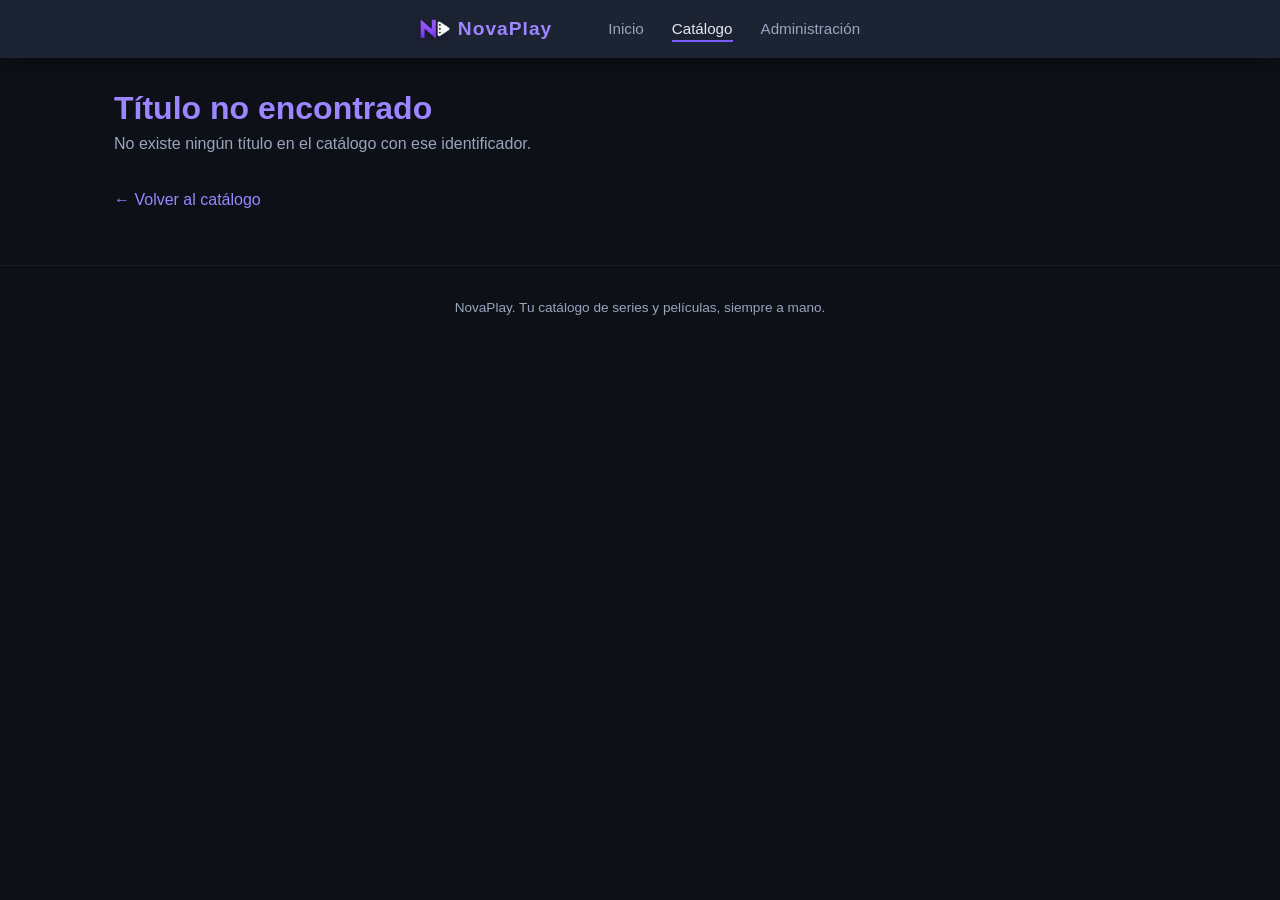
<file: Laboratorio4/Parte1/detalle.html>
<!DOCTYPE html>
<html lang="es">
<head>
<meta charset="UTF-8">
<meta name="viewport" content="width=device-width, initial-scale=1.0, maximum-scale=1.0, user-scalable=no">
<title>NovaPlay · Detalle</title>
<link rel="stylesheet" href="../../css/styles.css">
</head>
<body>

<nav class="navbar-nova">
  <a href="../../index.html" class="navbar-marca">
    <img src="../../imgs/novaplay-logo-transparente.png" alt="" class="navbar-icono">
    <span>NovaPlay</span>
  </a>
  <button type="button" class="navbar-toggle" id="btnMenu" aria-label="Abrir menú" aria-expanded="false" aria-controls="navbarEnlaces">
    <span></span>
    <span></span>
    <span></span>
  </button>
  <ul class="navbar-enlaces" id="navbarEnlaces">
    <li><a href="inicio.html">Inicio</a></li>
    <li><a href="catalogo.html" class="activo">Catálogo</a></li>
    <li><a href="admin.html">Administración</a></li>
  </ul>
</nav>

<main class="pagina" id="contenidoDetalle"></main>

<footer class="pie">
  <p>NovaPlay. Tu catálogo de series y películas, siempre a mano.</p>
</footer>

<script src="nav.js"></script>
<script src="datos.js"></script>
<script src="detalle.js"></script>
</body>
</html>
</file>
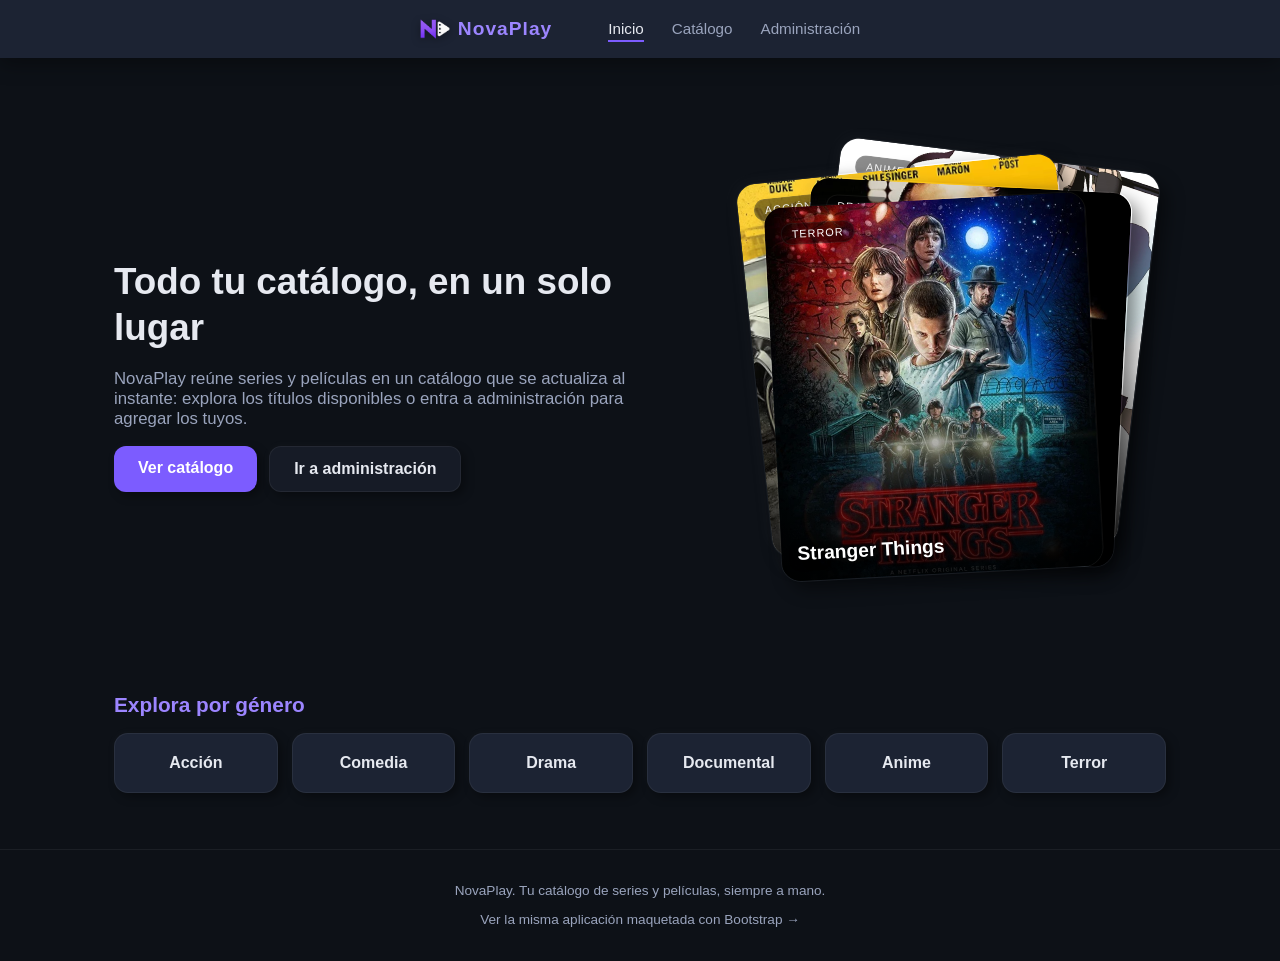
<file: Laboratorio4/Parte1/inicio.html>
<!DOCTYPE html>
<html lang="es">
<head>
<meta charset="UTF-8">
<meta name="viewport" content="width=device-width, initial-scale=1.0, maximum-scale=1.0, user-scalable=no">
<title>NovaPlay · Inicio</title>
<link rel="stylesheet" href="../../css/styles.css">
</head>
<body>

<nav class="navbar-nova">
  <a href="../../index.html" class="navbar-marca">
    <img src="../../imgs/novaplay-logo-transparente.png" alt="" class="navbar-icono">
    <span>NovaPlay</span>
  </a>
  <button type="button" class="navbar-toggle" id="btnMenu" aria-label="Abrir menú" aria-expanded="false" aria-controls="navbarEnlaces">
    <span></span>
    <span></span>
    <span></span>
  </button>
  <ul class="navbar-enlaces" id="navbarEnlaces">
    <li><a href="inicio.html" class="activo">Inicio</a></li>
    <li><a href="catalogo.html">Catálogo</a></li>
    <li><a href="admin.html">Administración</a></li>
  </ul>
</nav>

<section class="hero">
  <div class="hero-texto">
    <h1>Todo tu catálogo, en un solo lugar</h1>
    <p class="hero-descripcion">
      NovaPlay reúne series y películas en un catálogo que se actualiza al instante:
      explora los títulos disponibles o entra a administración para agregar los tuyos.
    </p>
    <div class="hero-botones">
      <a href="catalogo.html" class="boton boton-primario">Ver catálogo</a>
      <a href="admin.html" class="boton boton-secundario">Ir a administración</a>
    </div>
  </div>
  <div class="hero-imagen" aria-hidden="true">
    <div class="stack-posters">
      <article class="poster poster--stranger">
        <img src="../../imgs/posters/Stranger-Things.webp" alt="" class="poster-img">
        <span class="poster-genero">Terror</span>
        <h3>Stranger Things</h3>
      </article>
      <article class="poster poster--godfather">
        <img src="../../imgs/posters/The-Godfather.webp" alt="" class="poster-img">
        <span class="poster-genero">Drama</span>
        <h3>The Godfather</h3>
      </article>
      <article class="poster poster--spenser">
        <img src="../../imgs/posters/Spenser-Confidencial.webp" alt="" class="poster-img">
        <span class="poster-genero">Acción</span>
        <h3>Spenser Confidencial</h3>
      </article>
      <article class="poster poster--naruto">
        <img src="../../imgs/posters/Naruto.webp" alt="" class="poster-img">
        <span class="poster-genero">Anime</span>
        <h3>Naruto Shippuden</h3>
      </article>
    </div>
  </div>
</section>

<section class="franja-categorias">
  <h2>Explora por género</h2>
  <div class="categorias">
    <a href="catalogo.html" class="categoria">Acción</a>
    <a href="catalogo.html" class="categoria">Comedia</a>
    <a href="catalogo.html" class="categoria">Drama</a>
    <a href="catalogo.html" class="categoria">Documental</a>
    <a href="catalogo.html" class="categoria">Anime</a>
    <a href="catalogo.html" class="categoria">Terror</a>
  </div>
</section>

<footer class="pie">
  <p>NovaPlay. Tu catálogo de series y películas, siempre a mano.</p>
  <p><a href="../Parte2_Bootstrap/inicio.html" class="enlace-marca">Ver la misma aplicación maquetada con Bootstrap →</a></p>
</footer>

<script src="nav.js"></script>
</body>
</html>
</file>
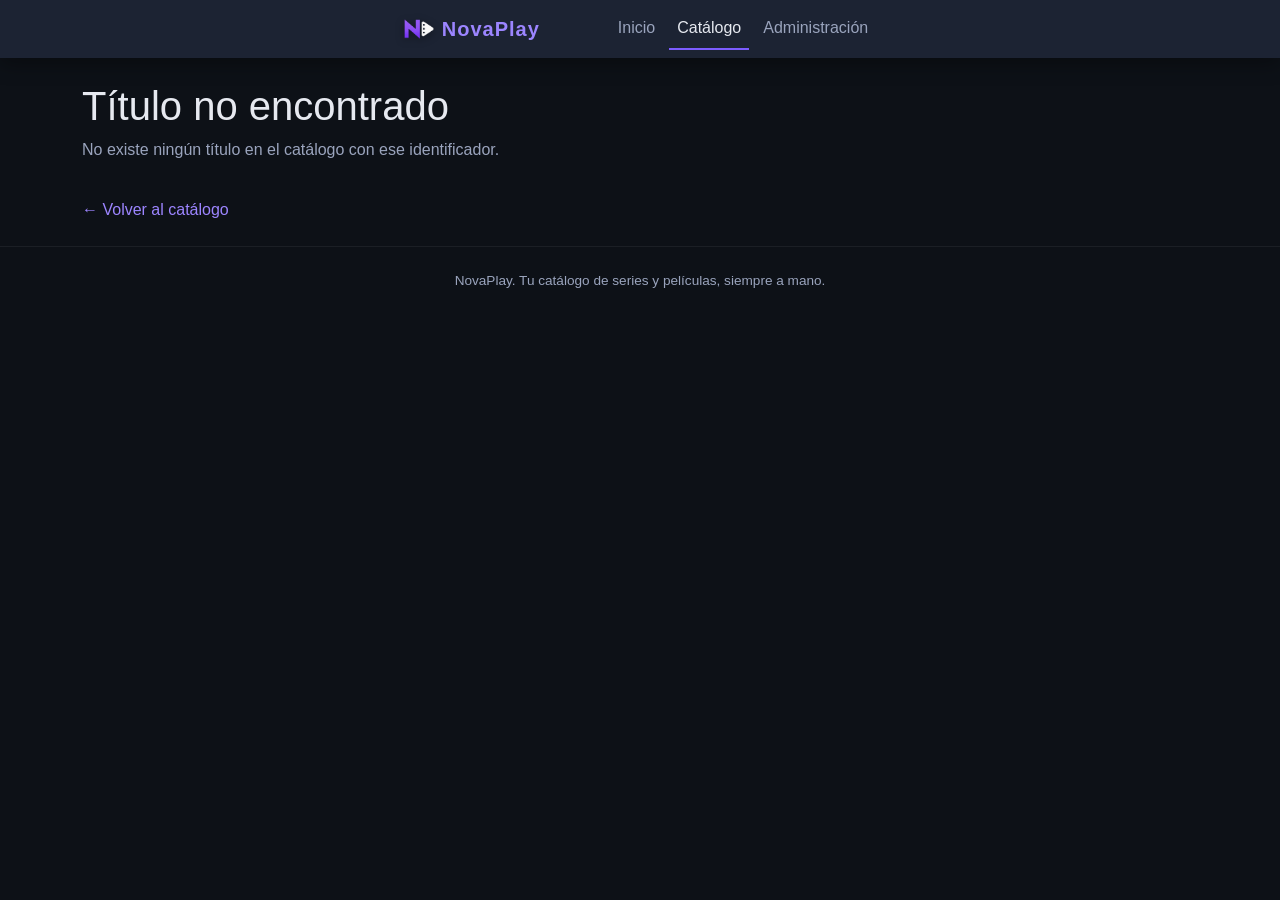
<file: Laboratorio4/Parte2_Bootstrap/detalle.html>
<!DOCTYPE html>
<html lang="es">
<head>
<meta charset="UTF-8">
<meta name="viewport" content="width=device-width, initial-scale=1.0, maximum-scale=1.0, user-scalable=no">
<title>NovaPlay · Detalle</title>
<link href="https://cdn.jsdelivr.net/npm/bootstrap@5.3.3/dist/css/bootstrap.min.css" rel="stylesheet">
<link rel="stylesheet" href="../../css/styles.css">
</head>
<body>

<nav class="navbar navbar-expand-md navbar-dark sticky-top">
  <div class="container">
    <a class="navbar-brand d-flex align-items-center gap-2" href="../../index.html">
      <img src="../../imgs/novaplay-logo-transparente.png" alt="" class="navbar-icono">
      NovaPlay
    </a>
    <button class="navbar-toggle" type="button" data-bs-toggle="collapse" data-bs-target="#navMenu"
      aria-controls="navMenu" aria-expanded="false" aria-label="Alternar navegación">
      <span></span>
      <span></span>
      <span></span>
    </button>
    <div class="collapse navbar-collapse" id="navMenu">
      <ul class="navbar-nav">
        <li class="nav-item"><a class="nav-link" href="inicio.html">Inicio</a></li>
        <li class="nav-item"><a class="nav-link active" href="catalogo.html">Catálogo</a></li>
        <li class="nav-item"><a class="nav-link" href="admin.html">Administración</a></li>
      </ul>
    </div>
  </div>
</nav>

<main class="container py-4" id="contenidoDetalle"></main>

<footer class="pie text-center py-4">
  <p class="mb-0">NovaPlay. Tu catálogo de series y películas, siempre a mano.</p>
</footer>

<script src="https://cdn.jsdelivr.net/npm/bootstrap@5.3.3/dist/js/bootstrap.bundle.min.js"></script>
<script src="datos.js"></script>
<script src="detalle.js"></script>
</body>
</html>
</file>
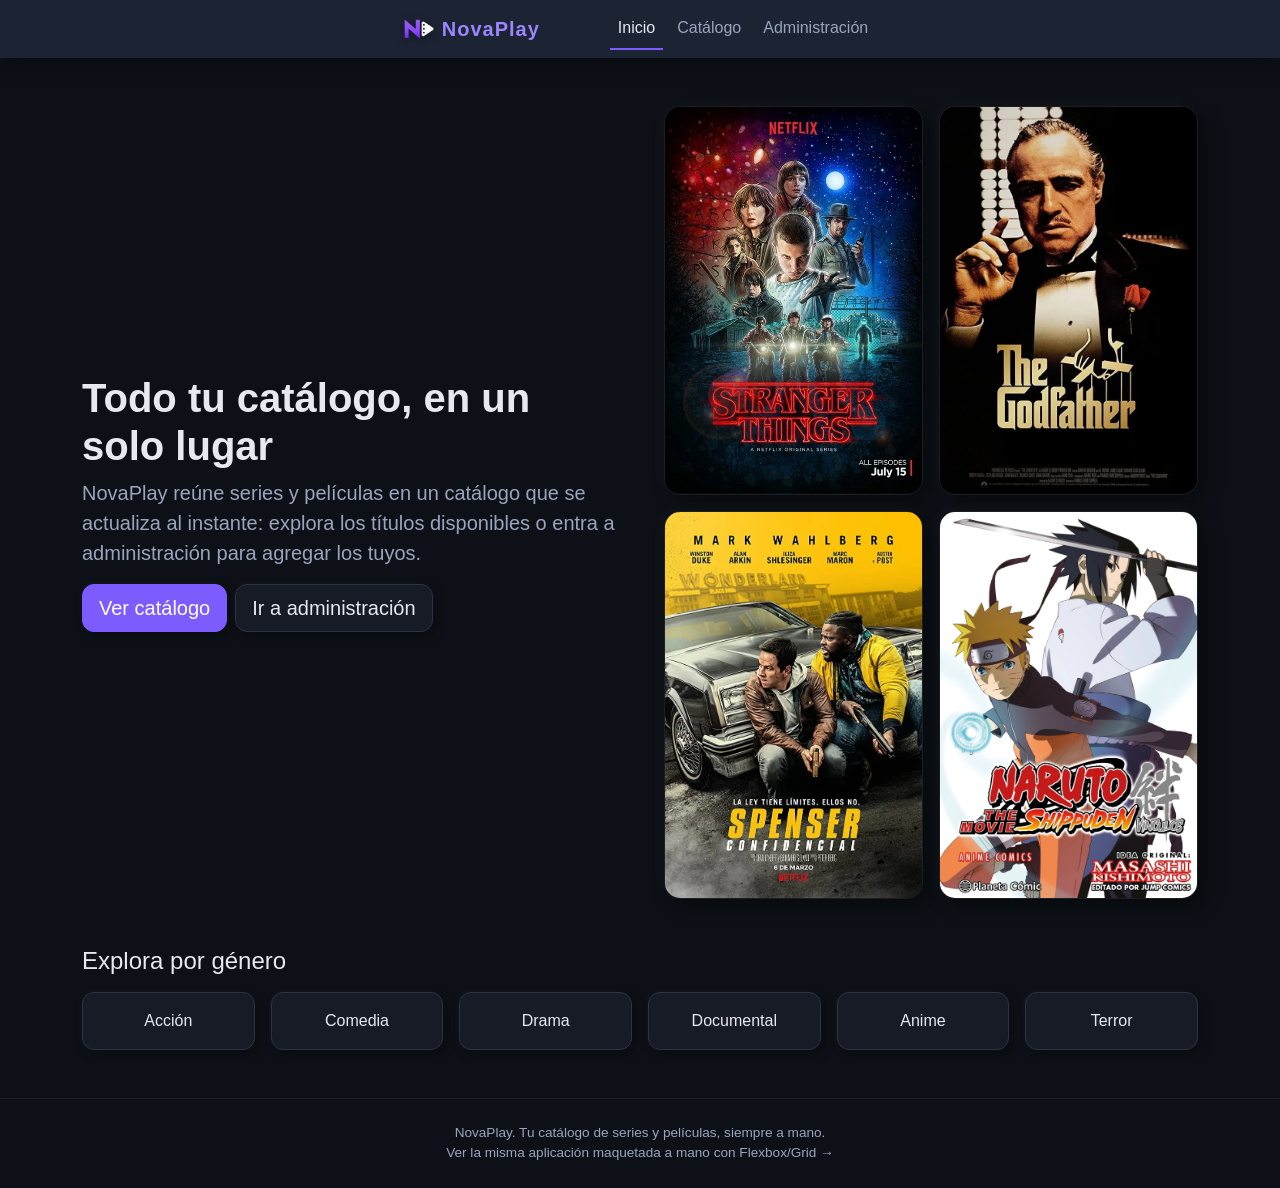
<file: Laboratorio4/Parte2_Bootstrap/inicio.html>
<!DOCTYPE html>
<html lang="es">
<head>
<meta charset="UTF-8">
<meta name="viewport" content="width=device-width, initial-scale=1.0, maximum-scale=1.0, user-scalable=no">
<title>NovaPlay · Inicio</title>
<link href="https://cdn.jsdelivr.net/npm/bootstrap@5.3.3/dist/css/bootstrap.min.css" rel="stylesheet">
<link rel="stylesheet" href="../../css/styles.css">
</head>
<body>

<nav class="navbar navbar-expand-md navbar-dark sticky-top">
  <div class="container">
    <a class="navbar-brand d-flex align-items-center gap-2" href="../../index.html">
      <img src="../../imgs/novaplay-logo-transparente.png" alt="" class="navbar-icono">
      NovaPlay
    </a>
    <button class="navbar-toggle" type="button" data-bs-toggle="collapse" data-bs-target="#navMenu"
      aria-controls="navMenu" aria-expanded="false" aria-label="Alternar navegación">
      <span></span>
      <span></span>
      <span></span>
    </button>
    <div class="collapse navbar-collapse" id="navMenu">
      <ul class="navbar-nav">
        <li class="nav-item"><a class="nav-link active" href="inicio.html">Inicio</a></li>
        <li class="nav-item"><a class="nav-link" href="catalogo.html">Catálogo</a></li>
        <li class="nav-item"><a class="nav-link" href="admin.html">Administración</a></li>
      </ul>
    </div>
  </div>
</nav>

<main class="container py-5">

  <div class="row align-items-center g-5">
    <div class="col-lg-6 text-center text-lg-start">
      <h1 class="display-6 fw-bold">Todo tu catálogo, en un solo lugar</h1>
      <p class="texto-tenue fs-5">
        NovaPlay reúne series y películas en un catálogo que se actualiza al instante:
        explora los títulos disponibles o entra a administración para agregar los tuyos.
      </p>
      <div class="d-flex gap-2 flex-wrap justify-content-center justify-content-lg-start">
        <a href="catalogo.html" class="btn btn-primario btn-lg">Ver catálogo</a>
        <a href="admin.html" class="btn btn-secundario btn-lg">Ir a administración</a>
      </div>
    </div>
    <div class="col-lg-6">
      <div class="row row-cols-2 g-3">
        <div class="col"><img src="../../imgs/posters/Stranger-Things.webp" class="img-fluid rounded-4 detalle-poster" alt="Stranger Things"></div>
        <div class="col"><img src="../../imgs/posters/The-Godfather.webp" class="img-fluid rounded-4 detalle-poster" alt="The Godfather"></div>
        <div class="col"><img src="../../imgs/posters/Spenser-Confidencial.webp" class="img-fluid rounded-4 detalle-poster" alt="Spenser Confidencial"></div>
        <div class="col"><img src="../../imgs/posters/Naruto.webp" class="img-fluid rounded-4 detalle-poster" alt="Naruto Shippuden"></div>
      </div>
    </div>
  </div>

  <section class="mt-5">
    <h2 class="h4 mb-3">Explora por género</h2>
    <div class="row row-cols-2 row-cols-md-3 row-cols-lg-6 g-3">
      <div class="col"><a href="catalogo.html" class="btn btn-secundario w-100 py-3">Acción</a></div>
      <div class="col"><a href="catalogo.html" class="btn btn-secundario w-100 py-3">Comedia</a></div>
      <div class="col"><a href="catalogo.html" class="btn btn-secundario w-100 py-3">Drama</a></div>
      <div class="col"><a href="catalogo.html" class="btn btn-secundario w-100 py-3">Documental</a></div>
      <div class="col"><a href="catalogo.html" class="btn btn-secundario w-100 py-3">Anime</a></div>
      <div class="col"><a href="catalogo.html" class="btn btn-secundario w-100 py-3">Terror</a></div>
    </div>
  </section>
</main>

<footer class="pie text-center py-4">
  <p class="mb-0">NovaPlay. Tu catálogo de series y películas, siempre a mano.</p>
  <p class="mb-0"><a href="../Parte1/inicio.html" class="enlace-marca">Ver la misma aplicación maquetada a mano con Flexbox/Grid →</a></p>
</footer>

<script src="https://cdn.jsdelivr.net/npm/bootstrap@5.3.3/dist/js/bootstrap.bundle.min.js"></script>
</body>
</html>
</file>
<file: css/styles.css>
:root {
  --bg: #0d1117;
  --bg-elevado: #161b26;
  --bg-tarjeta: #1c2333;
  --borde: #2a3348;
  --texto: #e6e9f0;
  --texto-tenue: #9aa4bd;
  --acento: #7c5cff;
  --acento-claro: #9c85ff;
  --peligro: #ff5470;
  --exito: #2ecc71;

  --borde-fino: 1px solid rgba(255, 255, 255, 0.06);
  --sombra-elevada: 8px 8px 18px rgba(0, 0, 0, 0.45), -6px -6px 14px rgba(255, 255, 255, 0.025);
  --sombra-suave: 4px 4px 10px rgba(0, 0, 0, 0.35), -3px -3px 8px rgba(255, 255, 255, 0.02);
  --sombra-hundida: inset 4px 4px 8px rgba(0, 0, 0, 0.5), inset -3px -3px 7px rgba(255, 255, 255, 0.02);
}

* {
  box-sizing: border-box;
}

html {
  scrollbar-width: none;
  -ms-overflow-style: none;
  background: var(--bg);
  overflow-x: hidden;
}

html::-webkit-scrollbar {
  display: none;
}

body {
  margin: 0;
  font-family: "Segoe UI", Arial, sans-serif;
  background: var(--bg);
  color: var(--texto);
  min-height: 100vh;
  overflow-x: hidden;
}

a {
  color: inherit;
}

.encabezado {
  background: linear-gradient(135deg, #1a1030, #0d1117 70%);
  padding: 28px 20px;
  text-align: center;
  box-shadow: 0 6px 20px rgba(0, 0, 0, 0.35);
}

.encabezado h1 {
  margin: 0 0 6px;
  font-size: 2rem;
  letter-spacing: 1px;
  color: var(--acento-claro);
}

.encabezado p {
  margin: 0;
  color: var(--texto-tenue);
}

.enlace-marca {
  color: inherit;
  text-decoration: none;
  transition: opacity 0.15s;
  display: inline-flex;
  align-items: center;
  gap: 10px;
}

.marca-icono {
  width: 32px;
  height: 32px;
  object-fit: contain;
  flex-shrink: 0;
  filter: drop-shadow(0 2px 4px rgba(0, 0, 0, 0.4));
}

.enlace-marca:hover {
  opacity: 0.8;
}

.navbar-nova {
  display: flex;
  justify-content: center;
  align-items: center;
  gap: 56px;
  position: sticky;
  top: 0;
  z-index: 20;
  padding: 14px 24px;
  background: var(--bg-tarjeta);
  box-shadow: 0 6px 20px rgba(0, 0, 0, 0.35);
  flex-wrap: wrap;
}

.navbar-marca {
  display: flex;
  align-items: center;
  gap: 8px;
  font-weight: 700;
  font-size: 1.2rem;
  color: var(--acento-claro);
  letter-spacing: 1px;
  text-decoration: none;
}

.navbar-icono {
  width: 30px;
  height: 30px;
  object-fit: contain;
  flex-shrink: 0;
  filter: drop-shadow(0 2px 4px rgba(0, 0, 0, 0.4));
}

.navbar-enlaces {
  display: flex;
  align-items: center;
  gap: 28px;
  list-style: none;
  margin: 0;
  padding: 0;
}

.navbar-enlaces a {
  text-decoration: none;
  color: var(--texto-tenue);
  font-size: 0.95rem;
  padding-bottom: 3px;
  border-bottom: 2px solid transparent;
  transition: color 0.15s, border-color 0.15s;
}

.navbar-enlaces a:hover {
  color: var(--texto);
  border-bottom-color: var(--acento);
}

.navbar-enlaces a.activo {
  color: var(--texto);
  border-bottom-color: var(--acento);
}

.navbar-toggle {
  display: none;
  flex-direction: column;
  justify-content: center;
  gap: 5px;
  width: 36px;
  height: 36px;
  padding: 0;
  background: var(--bg-tarjeta);
  border: var(--borde-fino);
  border-radius: 10px;
  box-shadow: var(--sombra-suave);
  cursor: pointer;
  transition: box-shadow 0.1s, transform 0.1s;
}

.navbar-toggle:active {
  box-shadow: var(--sombra-hundida);
  transform: translateY(1px);
}

.navbar-toggle span {
  display: block;
  height: 2px;
  width: 60%;
  margin: 0 auto;
  background: var(--texto);
  border-radius: 2px;
  transform-origin: center;
  transition: transform 0.3s ease, opacity 0.2s ease;
}

.navbar-toggle[aria-expanded="true"] span:nth-child(1) { transform: translateY(7px) rotate(45deg); }
.navbar-toggle[aria-expanded="true"] span:nth-child(2) { opacity: 0; transform: scaleX(0); }
.navbar-toggle[aria-expanded="true"] span:nth-child(3) { transform: translateY(-7px) rotate(-45deg); }

@media (max-width: 767.98px) {

  .navbar-nova:has(.navbar-toggle) {
    justify-content: space-between;
    gap: 12px;
  }

  .navbar-toggle {
    display: flex;
  }

  .navbar-nova:has(.navbar-toggle) .navbar-enlaces {
    display: none;
    position: absolute;
    top: 100%;
    left: 0;
    right: 0;
    flex-direction: column;
    align-items: flex-start;
    gap: 4px;
    padding: 12px 24px 18px;
    background: var(--bg-tarjeta);
    box-shadow: 0 10px 24px rgba(0, 0, 0, 0.4);
  }

  .navbar-nova:has(.navbar-toggle) .navbar-enlaces.abierto {
    display: flex;
  }

  .navbar-nova:has(.navbar-toggle) .navbar-enlaces a {
    padding: 8px 0;
    width: 100%;
  }
}

.hero {
  display: grid;
  grid-template-columns: 1.1fr 0.9fr;
  gap: 56px;
  align-items: center;
  max-width: 1100px;
  margin: 0 auto;
  padding: 56px 24px;
}

.hero-texto h1 {
  font-size: 2.3rem;
  line-height: 1.25;
  margin: 0 0 18px;
  color: var(--texto);
}

.palabra-dividida {
  display: inline-block;
  will-change: transform, opacity;
}

.hero-descripcion {
  color: var(--texto-tenue);
  font-size: 1.05rem;
}

.hero-imagen {
  width: 100%;
  aspect-ratio: 6 / 7;
  position: relative;
  perspective: 800px;
}

.stack-posters {
  position: absolute;
  inset: 0;
}

.poster {
  position: absolute;
  inset: 0;
  width: 72%;
  height: 72%;
  margin: auto;
  padding: 16px;
  display: flex;
  flex-direction: column;
  border-radius: 20px;
  border: var(--borde-fino);
  box-shadow: var(--sombra-elevada);
  color: #fff;
  overflow: hidden;
  transition: transform 0.4s ease, box-shadow 0.4s ease;
}

.poster-img {
  position: absolute;
  inset: 0;
  width: 100%;
  height: 100%;
  object-fit: cover;
  z-index: 0;
}

.poster::after {
  content: "";
  position: absolute;
  inset: 0;
  background: linear-gradient(to top, rgba(0, 0, 0, 0.85) 0%, rgba(0, 0, 0, 0.1) 48%, rgba(0, 0, 0, 0) 72%);
  z-index: 1;
  pointer-events: none;
}

.poster h3,
.poster-genero {
  position: relative;
  z-index: 2;
}

.poster h3 {
  margin: auto 0 0;
  font-size: 1.2rem;
  line-height: 1.2;
  text-shadow: 0 2px 8px rgba(0, 0, 0, 0.55);
}

.poster-genero {
  align-self: flex-start;
  font-size: 0.68rem;
  text-transform: uppercase;
  letter-spacing: 1px;
  padding: 4px 10px;
  border-radius: 20px;
  background: rgba(0, 0, 0, 0.45);
  border: var(--borde-fino);
}

.poster--stranger { z-index: 4; transform: rotate(-3deg) translate(-3%, 3%); }
.poster--godfather { z-index: 3; transform: rotate(3deg) translate(6%, -1%); }
.poster--spenser { z-index: 2; transform: rotate(-6deg) translate(-8%, -6%); }
.poster--naruto { z-index: 1; transform: rotate(7deg) translate(10%, -10%); }

.stack-posters:hover .poster--stranger { transform: rotate(-6deg) translate(-7%, 6%); }
.stack-posters:hover .poster--godfather { transform: rotate(5deg) translate(10%, 1%); }
.stack-posters:hover .poster--spenser { transform: rotate(-10deg) translate(-13%, -9%); }
.stack-posters:hover .poster--naruto { transform: rotate(12deg) translate(13%, -14%); }

@media (max-width: 760px) {
  .hero {
    grid-template-columns: 1fr;
  }
  .hero-imagen {
    order: -1;
    max-width: 280px;
    margin: 0 auto;
  }
  .hero-texto {
    text-align: center;
  }
  .hero-botones {
    justify-content: center;
  }
}

.contenedor {
  max-width: 520px;
  margin: 32px auto;
  padding: 0 16px;
}

.contenedor-media {
  max-width: 760px;
  margin: 32px auto;
  padding: 0 16px;
}

.contenedor-ancho {
  max-width: 1100px;
  display: grid;
  grid-template-columns: 320px 1fr;
  gap: 24px;
  align-items: start;
}

@media (max-width: 800px) {
  .contenedor-ancho {
    grid-template-columns: 1fr;
  }
}

.pagina {
  display: grid;
  gap: 18px;
  max-width: 1100px;
  margin: 0 auto;
  padding: 32px 24px 56px;
}

.pagina h1 {
  margin: 0;
  color: var(--acento-claro);
}

.subtitulo {
  margin: -10px 0 0;
  color: var(--texto-tenue);
}

@media (max-width: 700px) {
  .pagina h1,
  .pagina .subtitulo,
  .encabezado h1,
  .encabezado p {
    text-align: center;
  }
  .pagina .hero-botones {
    justify-content: center;
  }
}

.tarjeta-formulario,
.tarjeta-tabla {
  background: var(--bg-tarjeta);
  border: var(--borde-fino);
  border-radius: 20px;
  padding: 24px;
  box-shadow: var(--sombra-elevada);
}

.tarjeta-formulario h2,
.tarjeta-tabla h2 {
  margin-top: 0;
  color: var(--acento-claro);
  font-size: 1.2rem;
}

.campo {
  margin-bottom: 16px;
  display: flex;
  flex-direction: column;
  gap: 6px;
}

.campo label {
  font-size: 0.9rem;
  color: var(--texto-tenue);
}

.campo input[type="text"],
.campo input[type="number"],
.campo input[type="date"],
.campo select {
  background: var(--bg-elevado);
  border: var(--borde-fino);
  border-radius: 10px;
  padding: 10px 12px;
  color: var(--texto);
  font-size: 1rem;
  box-shadow: var(--sombra-hundida);
}

.campo input:focus,
.campo select:focus {
  outline: none;
  border-color: var(--acento);
}

.campo input:disabled {
  opacity: 0.45;
  cursor: not-allowed;
  box-shadow: none;
}

.campo-error {
  border-color: var(--peligro) !important;
  box-shadow: var(--sombra-hundida), 0 0 0 0.2rem rgba(255, 84, 112, 0.25) !important;
}

.campo-checkbox label {
  display: flex;
  align-items: center;
  gap: 10px;
  color: var(--texto);
  font-size: 0.95rem;
}

.campo-checkbox input[type="checkbox"] {
  appearance: none;
  -webkit-appearance: none;
  width: 42px;
  height: 24px;
  flex-shrink: 0;
  margin: 0;
  border-radius: 999px;
  background: var(--bg-elevado);
  box-shadow: var(--sombra-hundida);
  position: relative;
  cursor: pointer;
  transition: background 0.2s;
}

.campo-checkbox input[type="checkbox"]::before {
  content: "";
  position: absolute;
  top: 3px;
  left: 3px;
  width: 18px;
  height: 18px;
  border-radius: 50%;
  background: var(--texto-tenue);
  box-shadow: var(--sombra-suave);
  transition: transform 0.2s ease, background 0.2s ease;
}

.campo-checkbox input[type="checkbox"]:checked {
  background: var(--acento);
}

.campo-checkbox input[type="checkbox"]:checked::before {
  transform: translateX(18px);
  background: #fff;
}

.segmentado {
  display: flex;
  gap: 6px;
  background: var(--bg-elevado);
  border: var(--borde-fino);
  border-radius: 12px;
  padding: 4px;
  box-shadow: var(--sombra-hundida);
}

.segmentado-opcion {
  flex: 1;
  background: transparent;
  color: var(--texto-tenue);
  border-radius: 9px;
  padding: 8px 10px;
  font-size: 0.85rem;
  box-shadow: none;
}

.segmentado-opcion:active {
  box-shadow: none;
  transform: none;
}

.segmentado-opcion.activo {
  background: var(--acento);
  color: #fff;
  box-shadow: var(--sombra-suave);
}

.previa-portada {
  display: none;
  width: 90px;
  aspect-ratio: 2 / 3;
  object-fit: cover;
  border-radius: 10px;
  border: var(--borde-fino);
  margin-top: 8px;
}

.badge-tipo {
  display: inline-block;
  font-size: 0.65rem;
  text-transform: uppercase;
  letter-spacing: 0.5px;
  font-weight: 700;
  padding: 3px 11px;
  border-radius: 999px;
  margin-left: 8px;
  vertical-align: middle;
  white-space: nowrap;
}

.badge-tipo--pelicula {
  background: rgba(124, 92, 255, 0.18);
  color: var(--acento-claro);
  border: 1px solid rgba(124, 92, 255, 0.4);
}

.badge-tipo--serie {
  background: rgba(46, 204, 113, 0.15);
  color: var(--exito);
  border: 1px solid rgba(46, 204, 113, 0.4);
}

button {
  cursor: pointer;
  font-size: 0.95rem;
  border: none;
  border-radius: 12px;
  padding: 11px 18px;
  font-weight: 600;
  box-shadow: var(--sombra-suave);
  transition: background 0.2s, box-shadow 0.1s, transform 0.1s;
}

button:active {
  box-shadow: var(--sombra-hundida);
  transform: translateY(1px);
}

#btnGuardar {
  flex: 1;
  background: var(--acento);
  color: #fff;
}

#btnGuardar:hover {
  background: var(--acento-claro);
}

.botones {
  display: flex;
  gap: 10px;
}

.boton {
  display: inline-block;
  padding: 13px 24px;
  border-radius: 12px;
  font-weight: 600;
  text-decoration: none;
  text-align: center;
  cursor: pointer;
  box-shadow: var(--sombra-suave);
  transition: background 0.2s, box-shadow 0.1s, transform 0.1s;
}

.boton:active {
  box-shadow: var(--sombra-hundida);
  transform: translateY(1px);
}

.boton-primario {
  background: var(--acento);
  color: #fff;
}

.boton-primario:hover {
  background: var(--acento-claro);
}

.boton-secundario {
  flex: 1;
  background: var(--bg-elevado);
  color: var(--texto);
  border: var(--borde-fino);
}

.boton-secundario:hover {
  border-color: var(--acento);
}

.tarjeta-formulario .boton-secundario {
  flex: 1;
  background: var(--bg-elevado);
  color: var(--texto);
  border: var(--borde-fino);
  padding: 11px 18px;
  border-radius: 12px;
}

.tarjeta-formulario .boton-secundario:hover {
  border-color: var(--acento);
}

.hero-botones {
  display: flex;
  gap: 12px;
  flex-wrap: wrap;
}

.hero-botones .boton-secundario {
  flex: none;
}

.filtros {
  display: flex;
  gap: 10px;
  margin-bottom: 12px;
  flex-wrap: wrap;
}

.filtros input,
.filtros select {
  background: var(--bg-elevado);
  border: var(--borde-fino);
  border-radius: 10px;
  padding: 10px 12px;
  color: var(--texto);
  font-size: 0.95rem;
  box-shadow: var(--sombra-hundida);
}

.filtros input {
  flex: 1;
  min-width: 180px;
}

.contador {
  color: var(--texto-tenue);
  font-size: 0.9rem;
  margin: 0 0 12px;
}

.tabla-scroll {
  overflow-x: auto;
}

table {
  width: 100%;
  border-collapse: collapse;
}

thead th {
  text-align: left;
  color: var(--acento-claro);
  border-bottom: var(--borde-fino);
  padding: 10px 8px;
  font-size: 0.85rem;
  white-space: nowrap;
}

tbody td {
  padding: 10px 8px;
  border-bottom: var(--borde-fino);
  font-size: 0.9rem;
  white-space: nowrap;
}

tbody tr:hover {
  background: var(--bg-elevado);
}

.fila-vacia td {
  text-align: center;
  color: var(--texto-tenue);
  padding: 24px 8px;
}

.badge-disponible {
  color: var(--exito);
  font-weight: 600;
}

.badge-no-disponible {
  color: var(--texto-tenue);
}

.btn-tabla {
  padding: 6px 10px;
  font-size: 0.8rem;
  border-radius: 8px;
  margin-right: 6px;
  box-shadow: var(--sombra-suave);
}

.btn-editar {
  background: var(--acento);
  color: #fff;
}

.btn-editar:hover {
  background: var(--acento-claro);
}

.btn-eliminar {
  background: transparent;
  color: var(--peligro);
  border: 1px solid var(--peligro);
  box-shadow: none;
}

.btn-eliminar:hover {
  background: var(--peligro);
  color: #fff;
}

.panel-admin {
  display: grid;
  grid-template-columns: 320px 1fr;
  gap: 24px;
  align-items: start;
}

@media (max-width: 760px) {
  .panel-admin {
    grid-template-columns: 1fr;
  }
}

.grilla-tarjetas {
  display: grid;
  grid-template-columns: repeat(auto-fill, minmax(200px, 1fr));
  gap: 20px;
}

.tarjeta {
  background: var(--bg-tarjeta);
  border: var(--borde-fino);
  border-radius: 18px;
  overflow: hidden;
  text-decoration: none;
  color: var(--texto);
  display: flex;
  flex-direction: column;
  box-shadow: var(--sombra-suave);
  transition: transform 0.15s, box-shadow 0.15s;
  width: 100%;
}

.tarjeta:hover {
  transform: translateY(-4px);
  box-shadow: var(--sombra-elevada);
}

.tarjeta img {
  width: 100%;
  aspect-ratio: 2 / 3;
  object-fit: cover;
  display: block;
}

.tarjeta-info {
  padding: 12px 14px;
}

.tarjeta-info h3 {
  margin: 0 0 6px;
  font-size: 1rem;
}

.tarjeta-info p {
  margin: 0;
  color: var(--texto-tenue);
  font-size: 0.82rem;
}

.tarjeta-vacio {
  color: var(--texto-tenue);
  grid-column: 1 / -1;
  text-align: center;
  padding: 40px 0;
}

.detalle {
  display: grid;
  grid-template-columns: 320px 1fr;
  gap: 32px;
}

@media (max-width: 700px) {
  .detalle {
    grid-template-columns: 1fr;
  }
}

.detalle img {
  width: 100%;
  max-width: 320px;
  border-radius: 20px;
  aspect-ratio: 2 / 3;
  object-fit: cover;
  border: var(--borde-fino);
  box-shadow: var(--sombra-elevada);
}

.detalle-info h1 {
  margin-top: 0;
}

.detalle-dato {
  margin: 10px 0;
  color: var(--texto-tenue);
}

.detalle-dato strong {
  color: var(--texto);
}

.enlace-volver {
  display: inline-block;
  margin-top: 20px;
  text-decoration: none;
  color: var(--acento-claro);
}

.franja-categorias {
  max-width: 1100px;
  margin: 0 auto;
  padding: 0 24px 56px;
}

.franja-categorias h2 {
  color: var(--acento-claro);
  font-size: 1.3rem;
  margin: 0 0 16px;
}

.categorias {
  display: grid;
  grid-template-columns: repeat(auto-fit, minmax(140px, 1fr));
  gap: 14px;
}

.categoria {
  background: var(--bg-tarjeta);
  border: var(--borde-fino);
  border-radius: 14px;
  padding: 20px;
  text-align: center;
  color: var(--texto);
  text-decoration: none;
  font-weight: 600;
  box-shadow: var(--sombra-suave);
  transition: transform 0.15s ease, box-shadow 0.15s ease, border-color 0.15s ease;
}

.categoria:hover {
  transform: translateY(-3px);
  box-shadow: var(--sombra-elevada);
  border-color: var(--acento);
}

.modal-propio {
  position: fixed;
  inset: 0;
  background: rgba(0, 0, 0, 0.6);
  display: flex;
  align-items: center;
  justify-content: center;
  padding: 16px;
}

.modal-propio.oculto {
  display: none;
}

.modal-contenido {
  background: var(--bg-tarjeta);
  border: var(--borde-fino);
  border-radius: 22px;
  padding: 24px;
  max-width: 420px;
  width: 100%;
  position: relative;
  box-shadow: 0 20px 45px rgba(0, 0, 0, 0.5), var(--sombra-elevada);
}

.modal-contenido--detalle {
  max-width: 720px;
}

.modal-contenido h3 {
  margin-top: 0;
  color: var(--acento-claro);
}

.modal-contenido ul {
  padding-left: 20px;
  color: var(--peligro);
}

.modal-contenido p {
  margin: 6px 0;
}

.modal-cerrar {
  position: absolute;
  top: 10px;
  right: 12px;
  background: transparent;
  color: var(--texto-tenue);
  font-size: 1.3rem;
  padding: 0 6px;
  box-shadow: none;
}

.modal-cerrar:hover {
  color: var(--texto);
}

.modal-cerrar:active {
  box-shadow: none;
  transform: none;
}

.pie {
  text-align: center;
  padding: 20px;
  color: var(--texto-tenue);
  font-size: 0.85rem;
  border-top: var(--borde-fino);
}

.texto-tenue {
  color: var(--texto-tenue) !important;
}

.navbar {
  background-color: var(--bg-tarjeta) !important;
  box-shadow: 0 6px 20px rgba(0, 0, 0, 0.35);
}

.navbar > .container {
  justify-content: center;
  gap: 48px;
}

@media (min-width: 768px) {
  .navbar-collapse {
    flex-grow: 0;
  }
}

.navbar-brand {
  color: var(--acento-claro) !important;
  font-weight: 700;
  letter-spacing: 1px;
}

.navbar-nav .nav-link {
  color: var(--texto-tenue) !important;
  border-bottom: 2px solid transparent;
  margin-left: 6px;
}

.navbar-nav .nav-link:hover {
  color: var(--texto) !important;
}

.navbar-nav .nav-link.active {
  color: var(--texto) !important;
  border-bottom-color: var(--acento);
}

.navbar-toggler {
  border-color: var(--borde);
}

.btn {
  border-radius: 12px;
  box-shadow: var(--sombra-suave);
  transition: background-color 0.2s, box-shadow 0.1s, transform 0.1s;
}

.btn:active {
  box-shadow: var(--sombra-hundida);
  transform: translateY(1px);
}

.btn-primario {
  background-color: var(--acento);
  border-color: var(--acento);
  color: #fff;
}

.btn-primario:hover {
  background-color: var(--acento-claro);
  border-color: var(--acento-claro);
  color: #fff;
}

.btn-secundario {
  background-color: var(--bg-elevado);
  border-color: var(--borde);
  color: var(--texto);
}

.btn-secundario:hover {
  border-color: var(--acento);
  color: var(--texto);
  background-color: var(--bg-elevado);
}

.btn-outline-danger {
  box-shadow: none;
}

.btn-outline-danger:active {
  box-shadow: none;
  transform: none;
}

.tarjeta-info-card,
.tarjeta-panel {
  background-color: var(--bg-tarjeta);
  border: var(--borde-fino);
  color: var(--texto);
  border-radius: 20px;
  box-shadow: var(--sombra-elevada);
}

.tarjeta-info-card .card-title {
  color: var(--acento-claro);
}

.tarjeta-catalogo {
  background-color: var(--bg-tarjeta);
  border: var(--borde-fino);
  border-radius: 18px;
  overflow: hidden;
  box-shadow: var(--sombra-suave);
  transition: transform 0.15s, box-shadow 0.15s;
  position: relative;
}

.tarjeta-catalogo:hover {
  transform: translateY(-4px);
  box-shadow: var(--sombra-elevada);
}

.tarjeta-catalogo img {
  aspect-ratio: 2 / 3;
  object-fit: cover;
}

.tarjeta-catalogo .card-title {
  font-size: 0.95rem;
  color: var(--texto);
}

.tarjeta-catalogo .card-text {
  font-size: 0.8rem;
  color: var(--texto-tenue);
}

.tarjeta-catalogo a {
  color: inherit;
  text-decoration: none;
}

.form-control,
.form-select {
  background-color: var(--bg-elevado);
  border-color: var(--borde);
  border: var(--borde-fino);
  color: var(--texto);
  border-radius: 10px;
  box-shadow: var(--sombra-hundida);
}

.form-control:focus,
.form-select:focus {
  background-color: var(--bg-elevado);
  border-color: var(--acento);
  color: var(--texto);
  box-shadow: var(--sombra-hundida), 0 0 0 0.2rem rgba(124, 92, 255, 0.25);
}

.form-control::placeholder {
  color: var(--texto-tenue);
}

.form-label {
  color: var(--texto-tenue);
  font-size: 0.9rem;
}

.form-check-input[type="checkbox"] {
  appearance: none;
  -webkit-appearance: none;
  width: 42px;
  height: 24px;
  flex-shrink: 0;
  margin-top: 0;
  border-radius: 999px;
  background-color: var(--bg-elevado);
  border: none;
  box-shadow: var(--sombra-hundida);
  position: relative;
  cursor: pointer;
  transition: background-color 0.2s;
}

.form-check-input[type="checkbox"]::before {
  content: "";
  position: absolute;
  top: 3px;
  left: 3px;
  width: 18px;
  height: 18px;
  border-radius: 50%;
  background: var(--texto-tenue);
  box-shadow: var(--sombra-suave);
  transition: transform 0.2s ease, background 0.2s ease;
}

.form-check-input[type="checkbox"]:checked {
  background-color: var(--acento);
  border-color: var(--acento);
}

.form-check-input[type="checkbox"]:checked::before {
  transform: translateX(18px);
  background: #fff;
}

.form-check-input:focus {
  box-shadow: var(--sombra-hundida), 0 0 0 0.2rem rgba(124, 92, 255, 0.25);
}

.table {
  --bs-table-bg: var(--bg-tarjeta);
  --bs-table-color: var(--texto);
  --bs-table-border-color: var(--borde);
  --bs-table-hover-bg: var(--bg-elevado);
}

.modal-content {
  background-color: var(--bg-tarjeta);
  border: var(--borde-fino);
  color: var(--texto);
  border-radius: 22px;
  box-shadow: 0 20px 45px rgba(0, 0, 0, 0.5), var(--sombra-elevada);
}

.modal-header,
.modal-footer {
  border-color: var(--borde);
}

.modal-title {
  color: var(--acento-claro);
}

.btn-close {
  filter: invert(1) grayscale(100%) brightness(1.4);
}

.detalle-poster {
  aspect-ratio: 2 / 3;
  object-fit: cover;
  border: var(--borde-fino);
  border-radius: 1rem;
  box-shadow: var(--sombra-elevada);
}
</file>
